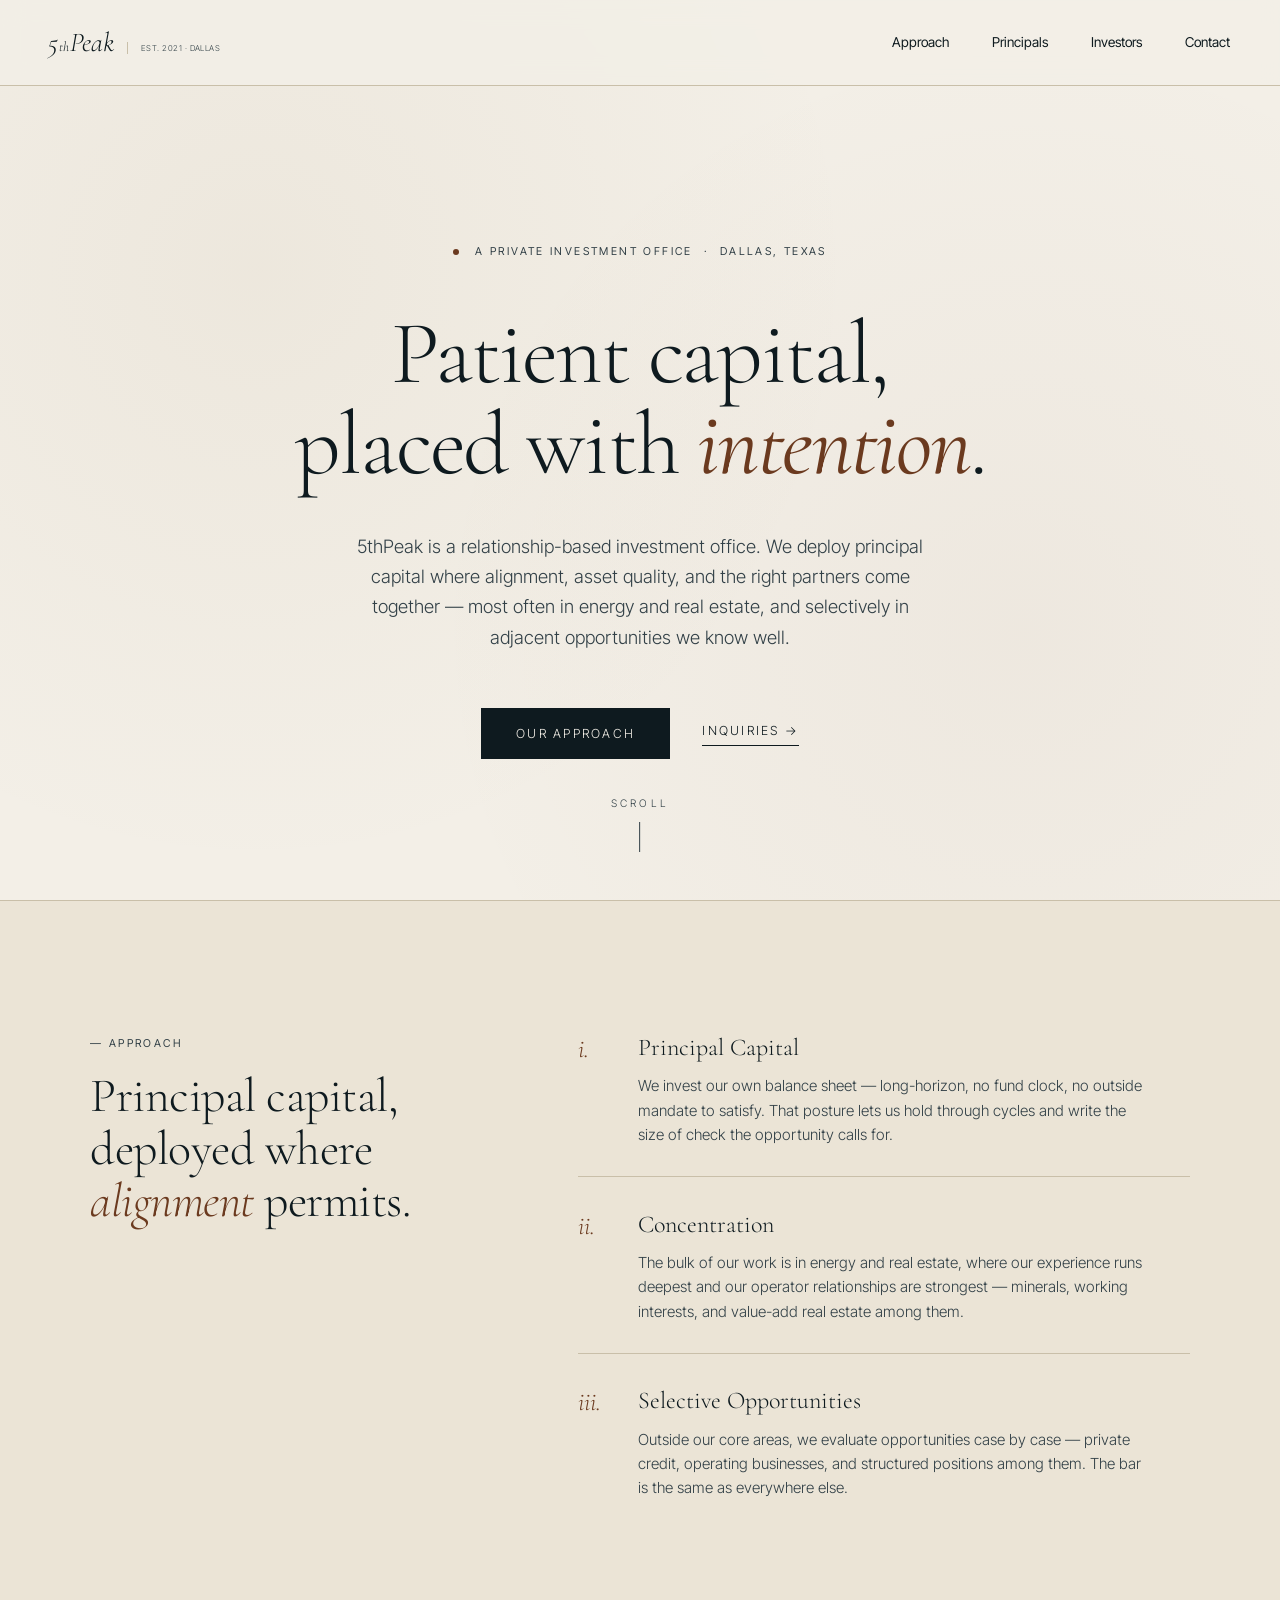
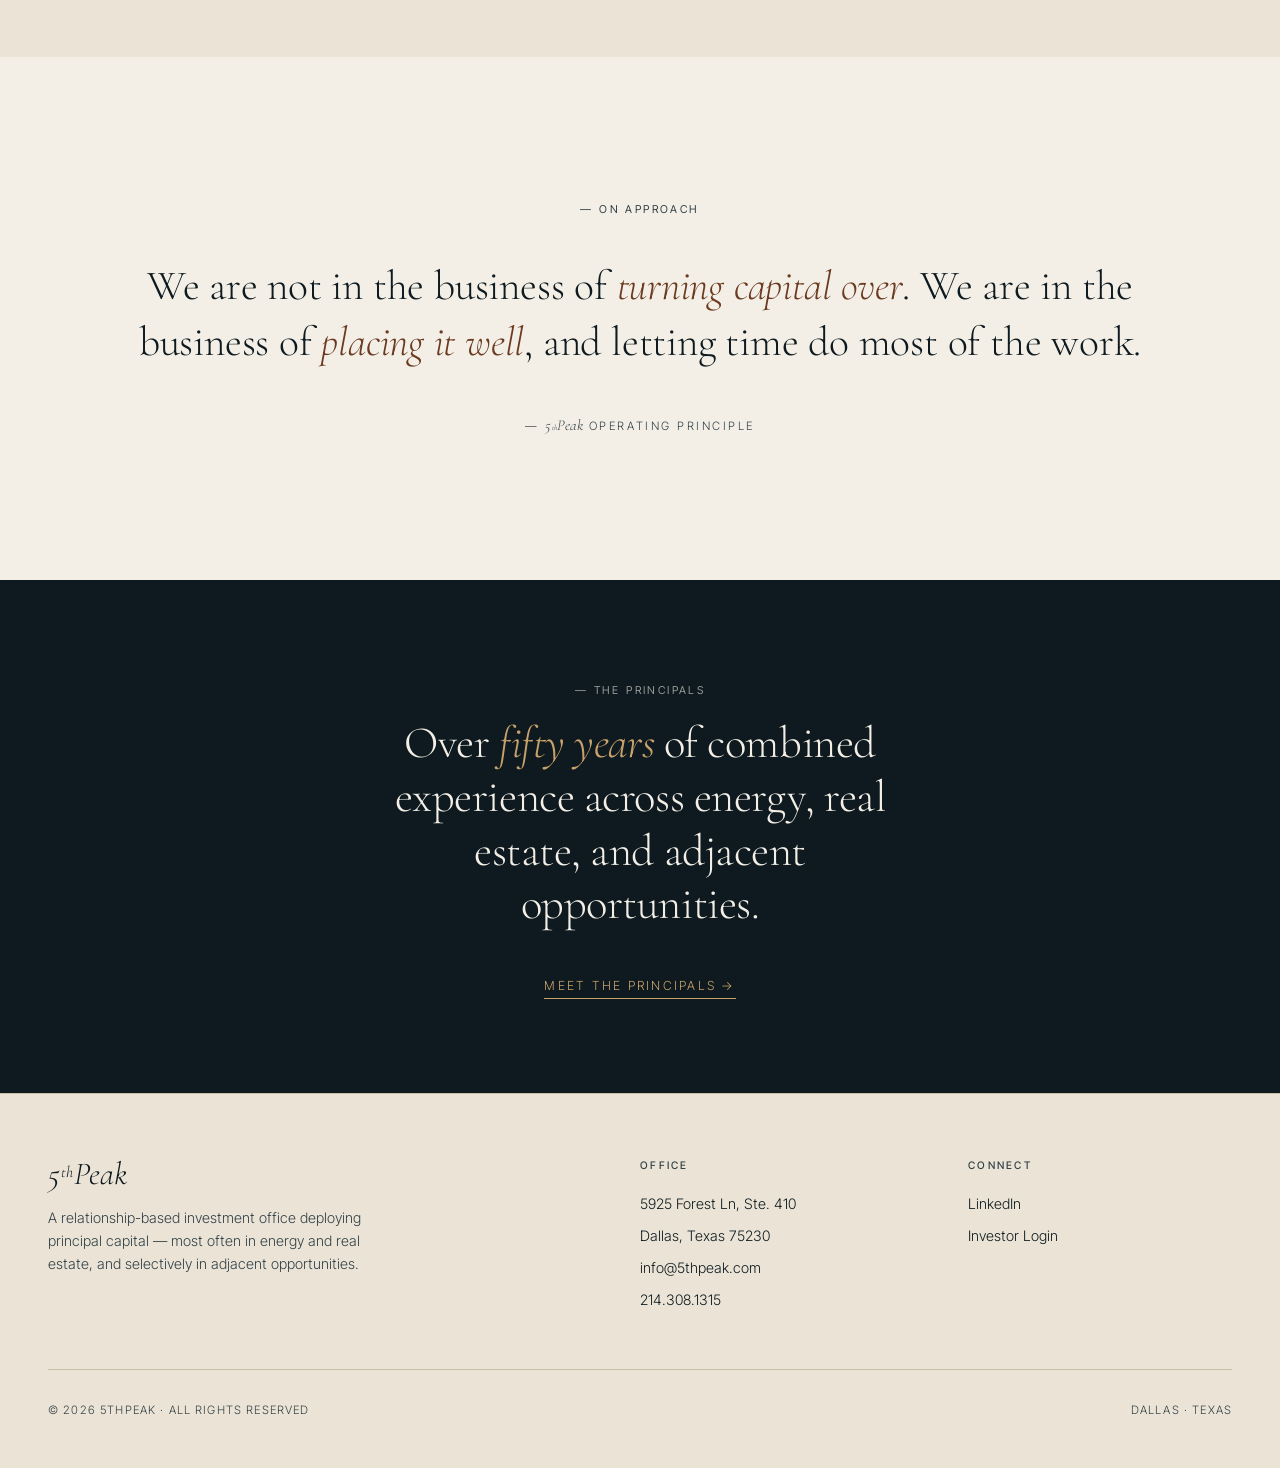
<file: index.html>
<!DOCTYPE html>
<html lang="en">
<head>
<meta charset="UTF-8">
<meta name="viewport" content="width=device-width, initial-scale=1.0">
<title>5thPeak — A Private Investment Office in Dallas</title>
<meta name="description" content="5thPeak is a relationship-based private investment office in Dallas, Texas. We deploy principal capital where alignment, asset quality, and the right partners come together — most often in energy and real estate.">
<meta name="theme-color" content="#f3efe7">
<link rel="canonical" href="https://www.5thpeak.com/">

<!-- Favicons -->
<link rel="icon" type="image/svg+xml" href="/favicon.svg">
<link rel="icon" type="image/png" sizes="32x32" href="/favicon-32.png">
<link rel="apple-touch-icon" sizes="180x180" href="/apple-touch-icon.png">

<!-- Open Graph -->
<meta property="og:type" content="website">
<meta property="og:site_name" content="5thPeak">
<meta property="og:title" content="5thPeak — A Private Investment Office in Dallas">
<meta property="og:description" content="A relationship-based investment office deploying principal capital in energy, real estate, and selectively in adjacent opportunities.">
<meta property="og:url" content="https://www.5thpeak.com/">
<meta property="og:image" content="https://www.5thpeak.com/og-image.png">
<meta property="og:image:width" content="1200">
<meta property="og:image:height" content="630">

<!-- Twitter -->
<meta name="twitter:card" content="summary_large_image">
<meta name="twitter:title" content="5thPeak — A Private Investment Office in Dallas">
<meta name="twitter:description" content="A relationship-based investment office deploying principal capital in energy, real estate, and selectively in adjacent opportunities.">
<meta name="twitter:image" content="https://www.5thpeak.com/og-image.png">

<!-- Fonts -->
<link rel="preconnect" href="https://fonts.googleapis.com">
<link rel="preconnect" href="https://fonts.gstatic.com" crossorigin>
<link href="https://fonts.googleapis.com/css2?family=Cormorant+Garamond:ital,wght@0,300;0,400;0,500;1,300;1,400&family=Inter+Tight:wght@300;400;500&display=swap" rel="stylesheet">

<link rel="stylesheet" href="/assets/css/site.css">

<!-- JSON-LD: Organization (NAP for Knowledge Panel / local search) -->
<script type="application/ld+json">
{
  "@context": "https://schema.org",
  "@type": "Organization",
  "name": "5thPeak",
  "url": "https://www.5thpeak.com",
  "logo": "https://www.5thpeak.com/icon-512.png",
  "image": "https://www.5thpeak.com/og-image.png",
  "description": "A relationship-based private investment office deploying principal capital in energy, real estate, and selectively in adjacent opportunities.",
  "address": {
    "@type": "PostalAddress",
    "streetAddress": "5925 Forest Ln, Ste. 410",
    "addressLocality": "Dallas",
    "addressRegion": "TX",
    "postalCode": "75230",
    "addressCountry": "US"
  },
  "telephone": "+1-214-308-1315",
  "email": "info@5thpeak.com",
  "sameAs": [
    "https://www.linkedin.com/company/5thpeak/"
  ]
}
</script>
</head>
<body>

<a class="skip-link" href="#main">Skip to content</a>

<nav aria-label="Primary">
  <div class="brand">
    <a href="/" class="wordmark" aria-label="5thPeak — Home">5<span class="th">th</span>Peak</a>
    <span class="brand-sub">Est. 2021 &middot; Dallas</span>
  </div>
  <div class="nav-links">
    <a href="/approach.html">Approach</a>
    <a href="/principals.html">Principals</a>
    <a href="/investors.html">Investors</a>
    <a href="/contact.html">Contact</a>
  </div>
</nav>

<main id="main">

  <section class="hero">
    <div class="hero-inner">
      <div class="hero-meta">
        <span class="dot" aria-hidden="true"></span>
        <span class="mono-label">A private investment office &nbsp;·&nbsp; Dallas, Texas</span>
      </div>
      <h1>Patient capital,<br>placed with <em>intention</em>.</h1>
      <p class="hero-lede">
        5thPeak is a relationship-based investment office. We deploy principal capital
        where alignment, asset quality, and the right partners come together — most
        often in energy and real estate, and selectively in adjacent opportunities we
        know well.
      </p>
      <div class="hero-cta">
        <a href="/approach.html" class="btn-primary">Our Approach</a>
        <a href="/contact.html" class="btn-link">Inquiries <span aria-hidden="true">→</span></a>
      </div>
    </div>
    <a href="#approach" class="scroll-cue" aria-label="Scroll to approach">Scroll</a>
  </section>

  <section class="approach" id="approach">
    <div class="approach-inner">
      <div class="approach-head">
        <span class="mono-label">— Approach</span>
        <h2>Principal capital, deployed where <em>alignment</em> permits.</h2>
      </div>
      <div>
        <div class="pillar">
          <span class="pillar-num" aria-hidden="true">i.</span>
          <div>
            <div class="pillar-name">Principal Capital</div>
            <p class="pillar-desc">
              We invest our own balance sheet — long-horizon, no fund clock, no outside
              mandate to satisfy. That posture lets us hold through cycles and write the
              size of check the opportunity calls for.
            </p>
          </div>
        </div>
        <div class="pillar">
          <span class="pillar-num" aria-hidden="true">ii.</span>
          <div>
            <div class="pillar-name">Concentration</div>
            <p class="pillar-desc">
              The bulk of our work is in energy and real estate, where our experience runs
              deepest and our operator relationships are strongest — minerals, working
              interests, and value-add real estate among them.
            </p>
          </div>
        </div>
        <div class="pillar">
          <span class="pillar-num" aria-hidden="true">iii.</span>
          <div>
            <div class="pillar-name">Selective Opportunities</div>
            <p class="pillar-desc">
              Outside our core areas, we evaluate opportunities case by case — private
              credit, operating businesses, and structured positions among them. The bar
              is the same as everywhere else.
            </p>
          </div>
        </div>
      </div>
    </div>
  </section>

  <section class="philosophy">
    <span class="mono-label">— On Approach</span>
    <blockquote>
      We are not in the business of <em>turning capital over</em>.
      We are in the business of <em>placing it well</em>, and
      letting time do most of the work.
    </blockquote>
    <cite>— <span class="wordmark">5<span class="th">th</span>Peak</span> Operating Principle</cite>
  </section>

  <section class="team-sliver">
    <span class="mono-label">— The Principals</span>
    <h3>Over <em>fifty years</em> of combined experience across energy, real estate, and adjacent opportunities.</h3>
    <a href="/principals.html" class="team-link">Meet the Principals <span aria-hidden="true">→</span></a>
  </section>

</main>

<footer>
  <div class="footer-grid">
    <div class="footer-brand">
      <a href="/" class="wordmark">5<span class="th">th</span>Peak</a>
      <p class="footer-tagline">
        A relationship-based investment office deploying principal capital — most often
        in energy and real estate, and selectively in adjacent opportunities.
      </p>
    </div>
    <div class="footer-col">
      <h4>Office</h4>
      <p>5925 Forest Ln, Ste. 410</p>
      <p>Dallas, Texas 75230</p>
      <a href="mailto:info@5thpeak.com">info@5thpeak.com</a>
      <a href="tel:+12143081315">214.308.1315</a>
    </div>
    <div class="footer-col">
      <h4>Connect</h4>
      <a href="https://www.linkedin.com/company/5thpeak/" target="_blank" rel="noopener">LinkedIn</a>
      <a href="/investors.html">Investor Login</a>
    </div>
  </div>
  <div class="footer-bottom">
    <span>© 2026 5THPEAK · ALL RIGHTS RESERVED</span>
    <span>DALLAS · TEXAS</span>
  </div>
</footer>

</body>
</html>
</file>
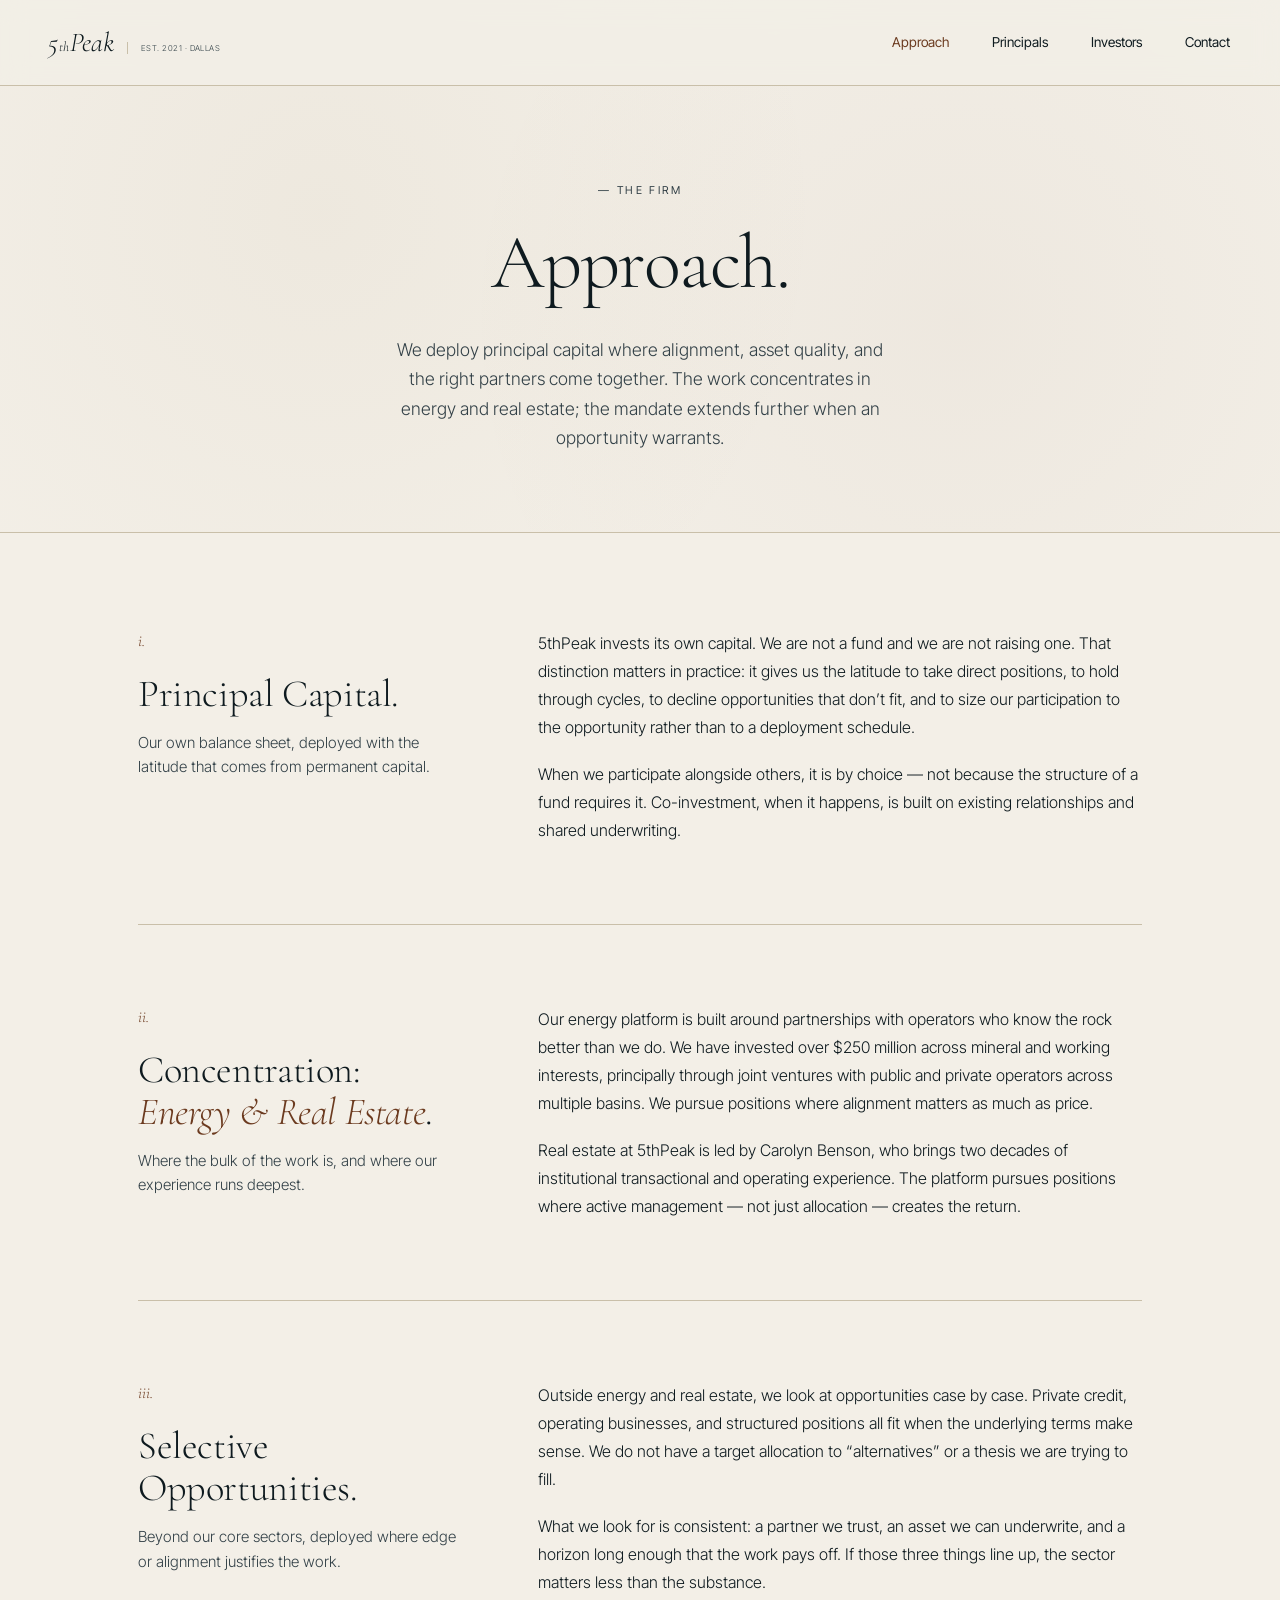
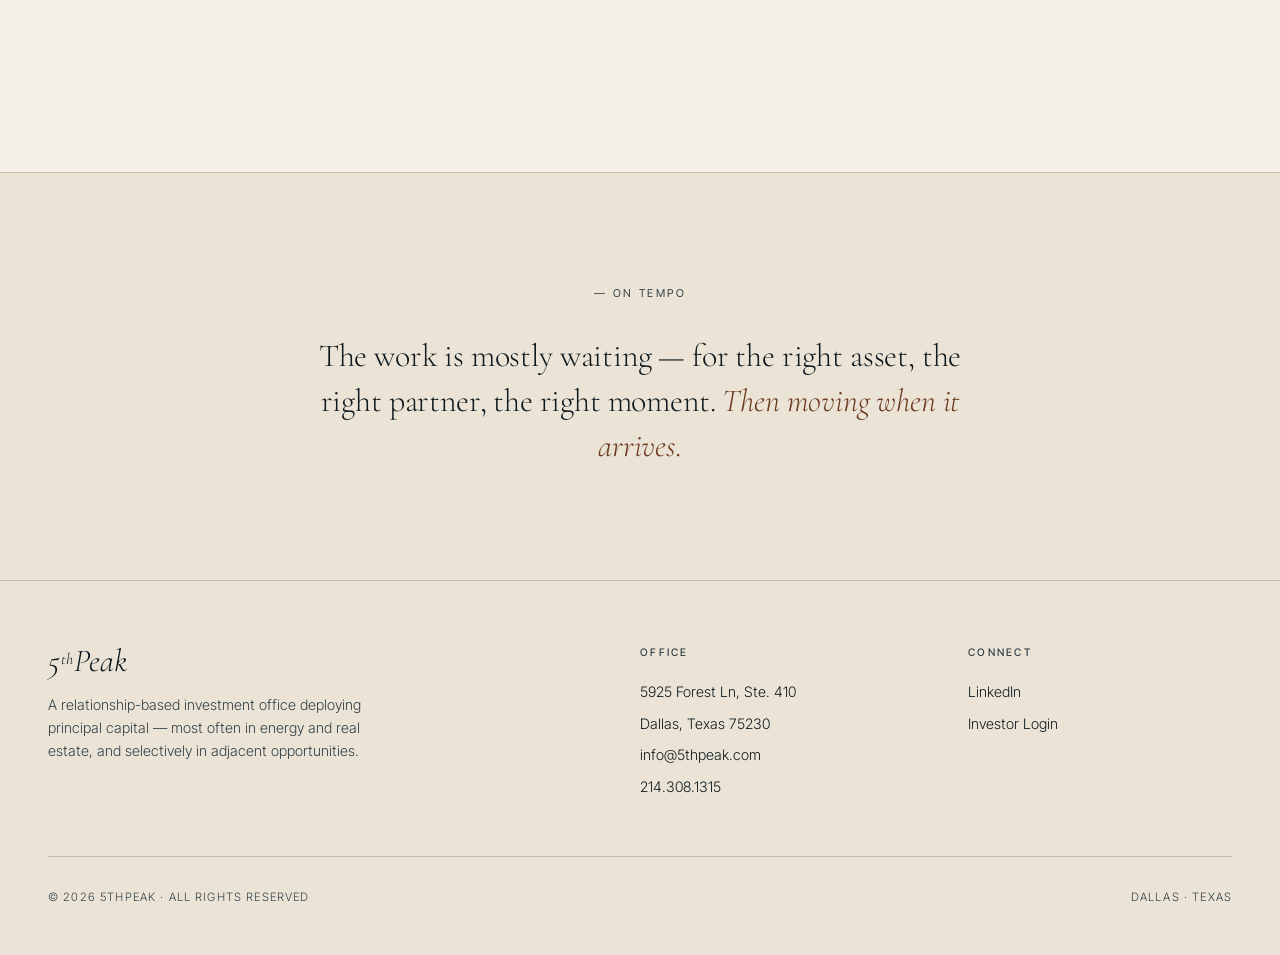
<file: approach.html>
<!DOCTYPE html>
<html lang="en">
<head>
<meta charset="UTF-8">
<meta name="viewport" content="width=device-width, initial-scale=1.0">
<title>Approach — 5thPeak</title>
<meta name="description" content="How 5thPeak invests: principal capital, concentration in energy and real estate, and selective opportunities where alignment and substance line up.">
<meta name="theme-color" content="#f3efe7">
<link rel="canonical" href="https://www.5thpeak.com/approach.html">

<link rel="icon" type="image/svg+xml" href="/favicon.svg">
<link rel="icon" type="image/png" sizes="32x32" href="/favicon-32.png">
<link rel="apple-touch-icon" sizes="180x180" href="/apple-touch-icon.png">

<meta property="og:type" content="website">
<meta property="og:site_name" content="5thPeak">
<meta property="og:title" content="Approach — 5thPeak">
<meta property="og:description" content="Principal capital, deployed where alignment permits. Concentration in energy and real estate, selective opportunities elsewhere.">
<meta property="og:url" content="https://www.5thpeak.com/approach.html">
<meta property="og:image" content="https://www.5thpeak.com/og-image.png">
<meta property="og:image:width" content="1200">
<meta property="og:image:height" content="630">

<meta name="twitter:card" content="summary_large_image">
<meta name="twitter:title" content="Approach — 5thPeak">
<meta name="twitter:description" content="Principal capital, deployed where alignment permits.">
<meta name="twitter:image" content="https://www.5thpeak.com/og-image.png">

<link rel="preconnect" href="https://fonts.googleapis.com">
<link rel="preconnect" href="https://fonts.gstatic.com" crossorigin>
<link href="https://fonts.googleapis.com/css2?family=Cormorant+Garamond:ital,wght@0,300;0,400;0,500;1,300;1,400&family=Inter+Tight:wght@300;400;500&display=swap" rel="stylesheet">

<link rel="stylesheet" href="/assets/css/site.css">
</head>
<body>

<a class="skip-link" href="#main">Skip to content</a>

<nav aria-label="Primary">
  <div class="brand">
    <a href="/" class="wordmark" aria-label="5thPeak — Home">5<span class="th">th</span>Peak</a>
    <span class="brand-sub">Est. 2021 &middot; Dallas</span>
  </div>
  <div class="nav-links">
    <a href="/approach.html" aria-current="page" class="current">Approach</a>
    <a href="/principals.html">Principals</a>
    <a href="/investors.html">Investors</a>
    <a href="/contact.html">Contact</a>
  </div>
</nav>

<main id="main">

  <section class="page-header">
    <div class="page-header-inner">
      <span class="mono-label">— The Firm</span>
      <h1>Approach.</h1>
      <p class="page-lede">
        We deploy principal capital where alignment, asset quality, and the right
        partners come together. The work concentrates in energy and real estate; the
        mandate extends further when an opportunity warrants.
      </p>
    </div>
  </section>

  <section class="approach-detail">

    <div class="approach-section">
      <div class="approach-id">
        <span class="num" aria-hidden="true">i.</span>
        <h2>Principal Capital.</h2>
        <p class="summary">
          Our own balance sheet, deployed with the latitude that comes from permanent
          capital.
        </p>
      </div>
      <div class="approach-body">
        <p>
          5thPeak invests its own capital. We are not a fund and we are not raising one.
          That distinction matters in practice: it gives us the latitude to take direct
          positions, to hold through cycles, to decline opportunities that don&rsquo;t fit, and
          to size our participation to the opportunity rather than to a deployment schedule.
        </p>
        <p>
          When we participate alongside others, it is by choice — not because the structure
          of a fund requires it. Co-investment, when it happens, is built on existing
          relationships and shared underwriting.
        </p>
      </div>
    </div>

    <div class="approach-section">
      <div class="approach-id">
        <span class="num" aria-hidden="true">ii.</span>
        <h2>Concentration: <em>Energy &amp; Real Estate</em>.</h2>
        <p class="summary">
          Where the bulk of the work is, and where our experience runs deepest.
        </p>
      </div>
      <div class="approach-body">
        <p>
          Our energy platform is built around partnerships with operators who know the rock
          better than we do. We have invested over $250 million across mineral and working
          interests, principally through joint ventures with public and private operators
          across multiple basins. We pursue positions where alignment matters as much as
          price.
        </p>
        <p>
          Real estate at 5thPeak is led by Carolyn Benson, who brings two decades of
          institutional transactional and operating experience. The platform pursues
          positions where active management — not just allocation — creates the return.
        </p>
      </div>
    </div>

    <div class="approach-section">
      <div class="approach-id">
        <span class="num" aria-hidden="true">iii.</span>
        <h2>Selective Opportunities.</h2>
        <p class="summary">
          Beyond our core sectors, deployed where edge or alignment justifies the work.
        </p>
      </div>
      <div class="approach-body">
        <p>
          Outside energy and real estate, we look at opportunities case by case. Private
          credit, operating businesses, and structured positions all fit when the
          underlying terms make sense. We do not have a target allocation to &ldquo;alternatives&rdquo;
          or a thesis we are trying to fill.
        </p>
        <p>
          What we look for is consistent: a partner we trust, an asset we can underwrite,
          and a horizon long enough that the work pays off. If those three things line up,
          the sector matters less than the substance.
        </p>
      </div>
    </div>

  </section>

  <section class="coda">
    <div class="coda-inner">
      <span class="mono-label">— On Tempo</span>
      <blockquote>
        The work is mostly waiting — for the right asset, the right partner,
        the right moment. <em>Then moving when it arrives.</em>
      </blockquote>
    </div>
  </section>

</main>

<footer>
  <div class="footer-grid">
    <div class="footer-brand">
      <a href="/" class="wordmark">5<span class="th">th</span>Peak</a>
      <p class="footer-tagline">
        A relationship-based investment office deploying principal capital — most often
        in energy and real estate, and selectively in adjacent opportunities.
      </p>
    </div>
    <div class="footer-col">
      <h4>Office</h4>
      <p>5925 Forest Ln, Ste. 410</p>
      <p>Dallas, Texas 75230</p>
      <a href="mailto:info@5thpeak.com">info@5thpeak.com</a>
      <a href="tel:+12143081315">214.308.1315</a>
    </div>
    <div class="footer-col">
      <h4>Connect</h4>
      <a href="https://www.linkedin.com/company/5thpeak/" target="_blank" rel="noopener">LinkedIn</a>
      <a href="/investors.html">Investor Login</a>
    </div>
  </div>
  <div class="footer-bottom">
    <span>© 2026 5THPEAK · ALL RIGHTS RESERVED</span>
    <span>DALLAS · TEXAS</span>
  </div>
</footer>

</body>
</html>
</file>
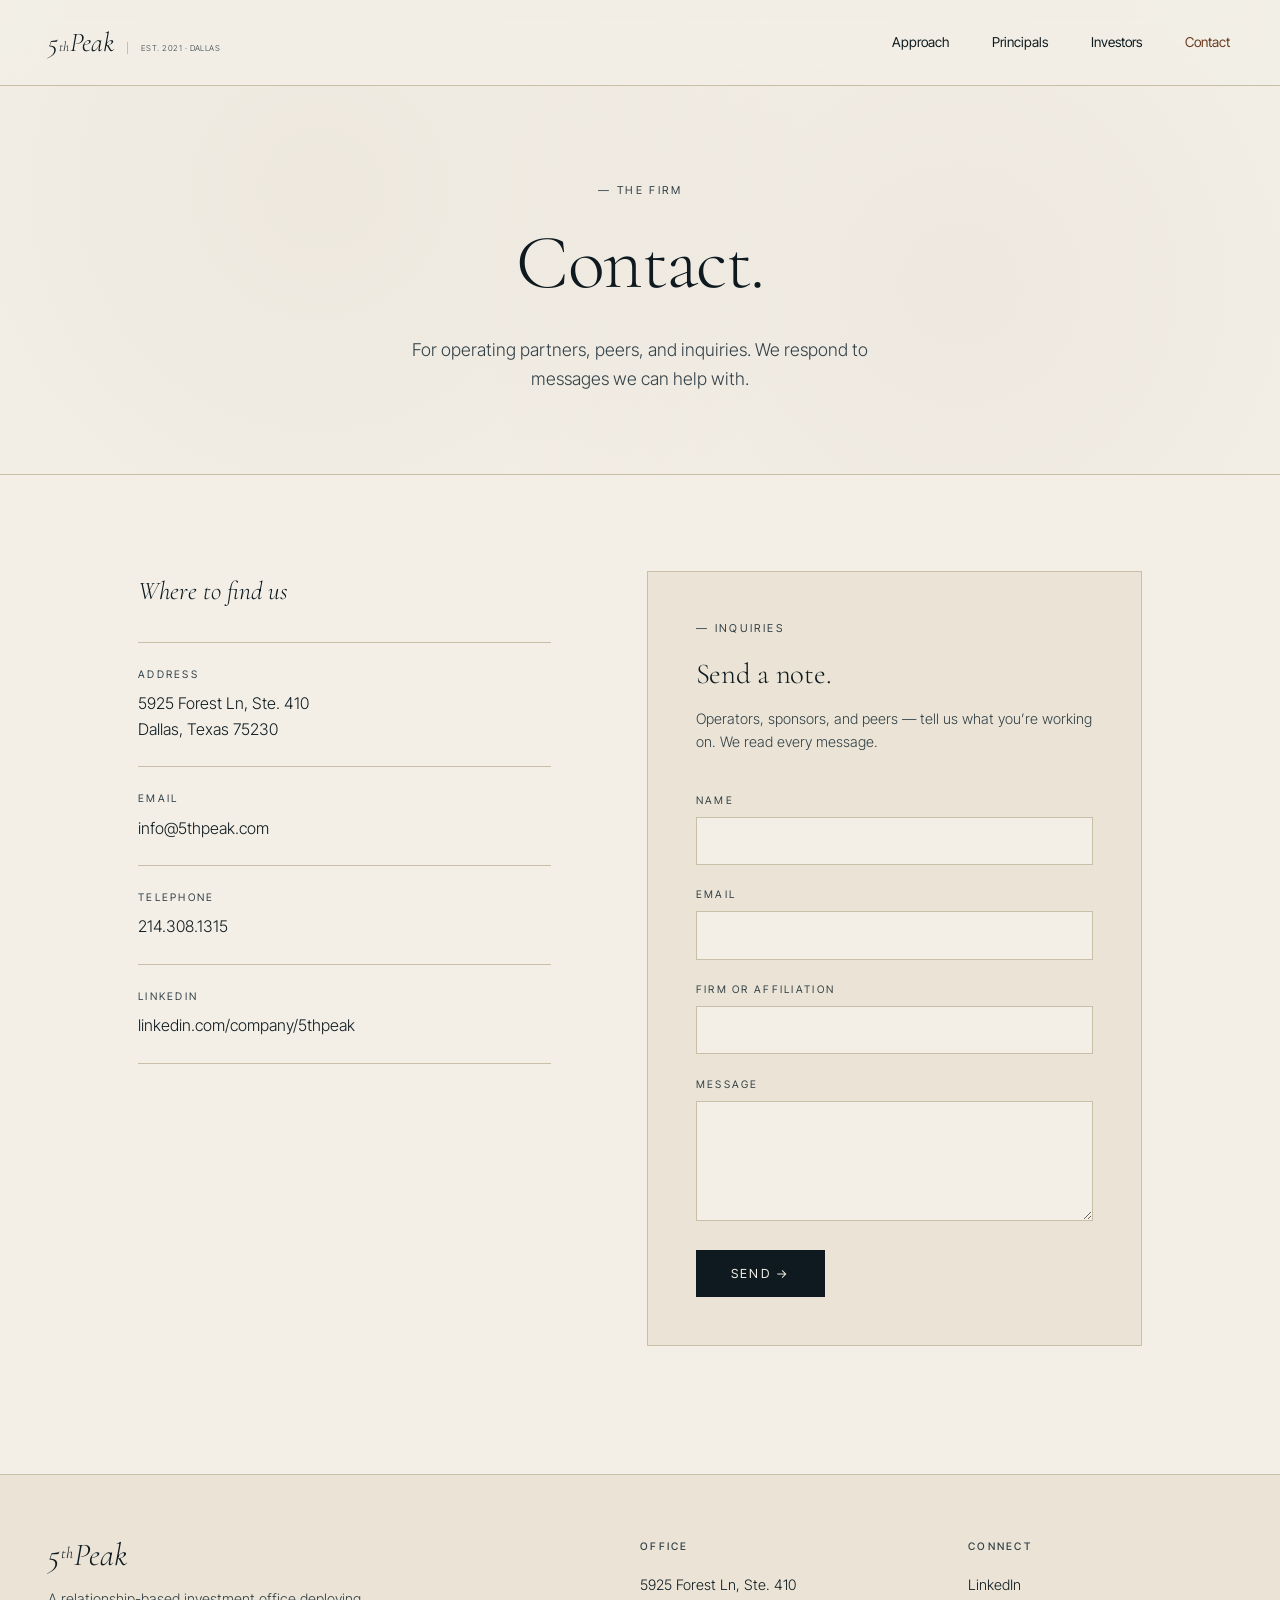
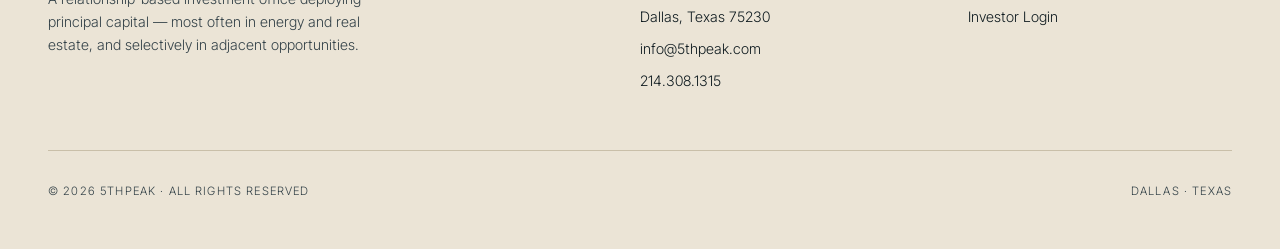
<file: contact.html>
<!DOCTYPE html>
<html lang="en">
<head>
<meta charset="UTF-8">
<meta name="viewport" content="width=device-width, initial-scale=1.0">
<title>Contact — 5thPeak</title>
<meta name="description" content="Reach 5thPeak in Dallas. For operating partners, peers, and inquiries.">
<meta name="theme-color" content="#f3efe7">
<link rel="canonical" href="https://www.5thpeak.com/contact.html">

<link rel="icon" type="image/svg+xml" href="/favicon.svg">
<link rel="icon" type="image/png" sizes="32x32" href="/favicon-32.png">
<link rel="apple-touch-icon" sizes="180x180" href="/apple-touch-icon.png">

<meta property="og:type" content="website">
<meta property="og:site_name" content="5thPeak">
<meta property="og:title" content="Contact — 5thPeak">
<meta property="og:description" content="For operating partners, peers, and inquiries.">
<meta property="og:url" content="https://www.5thpeak.com/contact.html">
<meta property="og:image" content="https://www.5thpeak.com/og-image.png">
<meta property="og:image:width" content="1200">
<meta property="og:image:height" content="630">

<meta name="twitter:card" content="summary_large_image">
<meta name="twitter:title" content="Contact — 5thPeak">
<meta name="twitter:description" content="For operating partners, peers, and inquiries.">
<meta name="twitter:image" content="https://www.5thpeak.com/og-image.png">

<link rel="preconnect" href="https://fonts.googleapis.com">
<link rel="preconnect" href="https://fonts.gstatic.com" crossorigin>
<link href="https://fonts.googleapis.com/css2?family=Cormorant+Garamond:ital,wght@0,300;0,400;0,500;1,300;1,400&family=Inter+Tight:wght@300;400;500&display=swap" rel="stylesheet">

<link rel="stylesheet" href="/assets/css/site.css">
</head>
<body>

<a class="skip-link" href="#main">Skip to content</a>

<nav aria-label="Primary">
  <div class="brand">
    <a href="/" class="wordmark" aria-label="5thPeak — Home">5<span class="th">th</span>Peak</a>
    <span class="brand-sub">Est. 2021 &middot; Dallas</span>
  </div>
  <div class="nav-links">
    <a href="/approach.html">Approach</a>
    <a href="/principals.html">Principals</a>
    <a href="/investors.html">Investors</a>
    <a href="/contact.html" aria-current="page" class="current">Contact</a>
  </div>
</nav>

<main id="main">

  <section class="page-header">
    <div class="page-header-inner">
      <span class="mono-label">— The Firm</span>
      <h1>Contact.</h1>
      <p class="page-lede">
        For operating partners, peers, and inquiries. We respond to messages we can
        help with.
      </p>
    </div>
  </section>

  <section class="contact-grid">

    <div class="contact-info">
      <h2>Where to find us</h2>

      <div class="contact-info-block">
        <div class="label">Address</div>
        <p>5925 Forest Ln, Ste. 410</p>
        <p>Dallas, Texas 75230</p>
      </div>

      <div class="contact-info-block">
        <div class="label">Email</div>
        <a href="mailto:info@5thpeak.com">info@5thpeak.com</a>
      </div>

      <div class="contact-info-block">
        <div class="label">Telephone</div>
        <a href="tel:+12143081315">214.308.1315</a>
      </div>

      <div class="contact-info-block">
        <div class="label">LinkedIn</div>
        <a href="https://www.linkedin.com/company/5thpeak/" target="_blank" rel="noopener">linkedin.com/company/5thpeak</a>
      </div>
    </div>

    <div class="contact-form-wrap">
      <span class="mono-label">— Inquiries</span>
      <h3>Send a note.</h3>
      <p class="helper">
        Operators, sponsors, and peers — tell us what you&rsquo;re working on. We read
        every message.
      </p>

      <!--
        Netlify Forms wiring:
          - name="contact" registers the form in the Netlify dashboard
          - data-netlify="true" enables the built-in form handler
          - netlify-honeypot adds a hidden bot-trap field
          - hidden input "form-name" is required for AJAX/SPA cases (harmless otherwise)
        After deploy, submissions appear at app.netlify.com → Forms.
        Set up an email notification at: Site settings → Forms → Form notifications.
      -->
      <form name="contact"
            method="POST"
            data-netlify="true"
            netlify-honeypot="bot-field"
            action="/?submitted=true">
        <input type="hidden" name="form-name" value="contact">
        <p hidden>
          <label>Don&rsquo;t fill this out if you&rsquo;re human: <input name="bot-field"></label>
        </p>

        <div class="field">
          <label for="name">Name</label>
          <input type="text" id="name" name="name" required autocomplete="name">
        </div>
        <div class="field">
          <label for="email">Email</label>
          <input type="email" id="email" name="email" required autocomplete="email">
        </div>
        <div class="field">
          <label for="firm">Firm or Affiliation</label>
          <input type="text" id="firm" name="firm" autocomplete="organization">
        </div>
        <div class="field">
          <label for="message">Message</label>
          <textarea id="message" name="message" required></textarea>
        </div>
        <button type="submit" class="btn-primary">Send <span aria-hidden="true">→</span></button>
      </form>
    </div>

  </section>

</main>

<footer>
  <div class="footer-grid">
    <div class="footer-brand">
      <a href="/" class="wordmark">5<span class="th">th</span>Peak</a>
      <p class="footer-tagline">
        A relationship-based investment office deploying principal capital — most often
        in energy and real estate, and selectively in adjacent opportunities.
      </p>
    </div>
    <div class="footer-col">
      <h4>Office</h4>
      <p>5925 Forest Ln, Ste. 410</p>
      <p>Dallas, Texas 75230</p>
      <a href="mailto:info@5thpeak.com">info@5thpeak.com</a>
      <a href="tel:+12143081315">214.308.1315</a>
    </div>
    <div class="footer-col">
      <h4>Connect</h4>
      <a href="https://www.linkedin.com/company/5thpeak/" target="_blank" rel="noopener">LinkedIn</a>
      <a href="/investors.html">Investor Login</a>
    </div>
  </div>
  <div class="footer-bottom">
    <span>© 2026 5THPEAK · ALL RIGHTS RESERVED</span>
    <span>DALLAS · TEXAS</span>
  </div>
</footer>

</body>
</html>
</file>
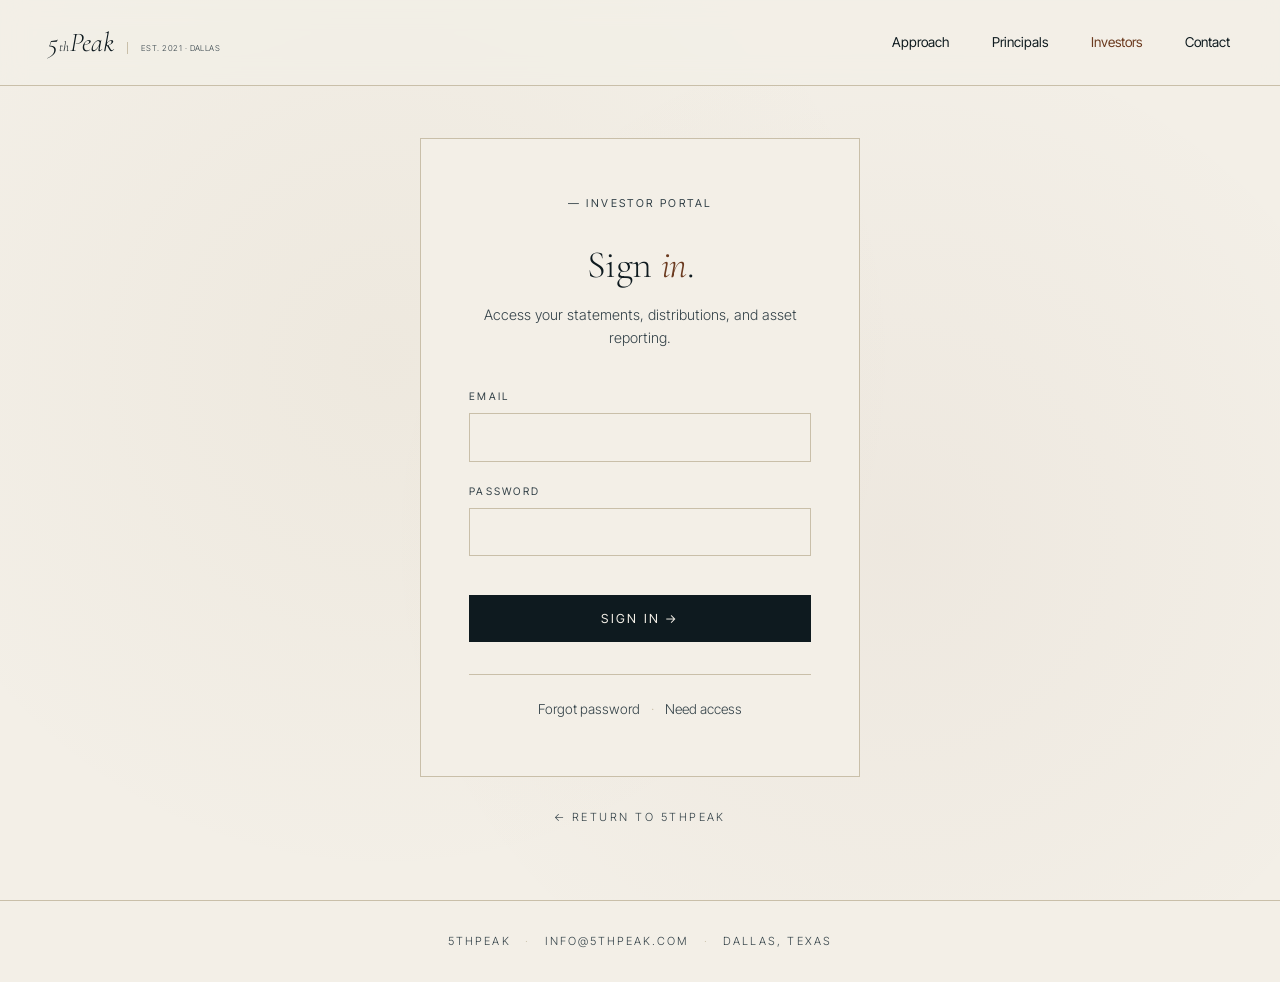
<file: investors.html>
<!DOCTYPE html>
<html lang="en">
<head>
<meta charset="UTF-8">
<meta name="viewport" content="width=device-width, initial-scale=1.0">
<title>Investor Login — 5thPeak</title>
<meta name="description" content="5thPeak investor portal sign-in.">
<meta name="theme-color" content="#f3efe7">
<meta name="robots" content="noindex,nofollow">
<link rel="canonical" href="https://www.5thpeak.com/investors.html">

<link rel="icon" type="image/svg+xml" href="/favicon.svg">
<link rel="icon" type="image/png" sizes="32x32" href="/favicon-32.png">
<link rel="apple-touch-icon" sizes="180x180" href="/apple-touch-icon.png">

<link rel="preconnect" href="https://fonts.googleapis.com">
<link rel="preconnect" href="https://fonts.gstatic.com" crossorigin>
<link href="https://fonts.googleapis.com/css2?family=Cormorant+Garamond:ital,wght@0,300;0,400;0,500;1,300;1,400&family=Inter+Tight:wght@300;400;500&display=swap" rel="stylesheet">

<link rel="stylesheet" href="/assets/css/site.css">
</head>
<body>

<a class="skip-link" href="#main">Skip to content</a>

<nav aria-label="Primary">
  <div class="brand">
    <a href="/" class="wordmark" aria-label="5thPeak — Home">5<span class="th">th</span>Peak</a>
    <span class="brand-sub">Est. 2021 &middot; Dallas</span>
  </div>
  <div class="nav-links">
    <a href="/approach.html">Approach</a>
    <a href="/principals.html">Principals</a>
    <a href="/investors.html" aria-current="page" class="current">Investors</a>
    <a href="/contact.html">Contact</a>
  </div>
</nav>

<main id="main">

  <section class="login-wrap">
    <div class="login-card">
      <span class="mono-label">— Investor Portal</span>
      <h1>Sign <em>in</em>.</h1>
      <p class="helper">
        Access your statements, distributions, and asset reporting.
      </p>

      <!--
        Investor portal will eventually live at portal.5thpeak.com (separate subdomain).
        Until then this is a stub. When the portal is wired, change action to the
        portal sign-in endpoint and remove this comment.
      -->
      <form action="#" method="post" autocomplete="on">
        <div class="field">
          <label for="email">Email</label>
          <input type="email" id="email" name="email" required autocomplete="username">
        </div>
        <div class="field">
          <label for="password">Password</label>
          <input type="password" id="password" name="password" required autocomplete="current-password">
        </div>
        <button type="submit" class="btn-primary">Sign In <span aria-hidden="true">→</span></button>
      </form>

      <div class="extra">
        <a href="/contact.html?subject=password-reset">Forgot password</a>
        <span style="color: var(--rule);" aria-hidden="true">·</span>
        <a href="/contact.html?subject=portal-access">Need access</a>
      </div>
    </div>

    <a href="/" class="login-back"><span aria-hidden="true">←</span> Return to 5thPeak</a>
  </section>

</main>

<footer class="footer-slim">
  <a href="/">5thPeak</a>
  <span class="sep">·</span>
  <a href="mailto:info@5thpeak.com">info@5thpeak.com</a>
  <span class="sep">·</span>
  <span>Dallas, Texas</span>
</footer>

</body>
</html>
</file>
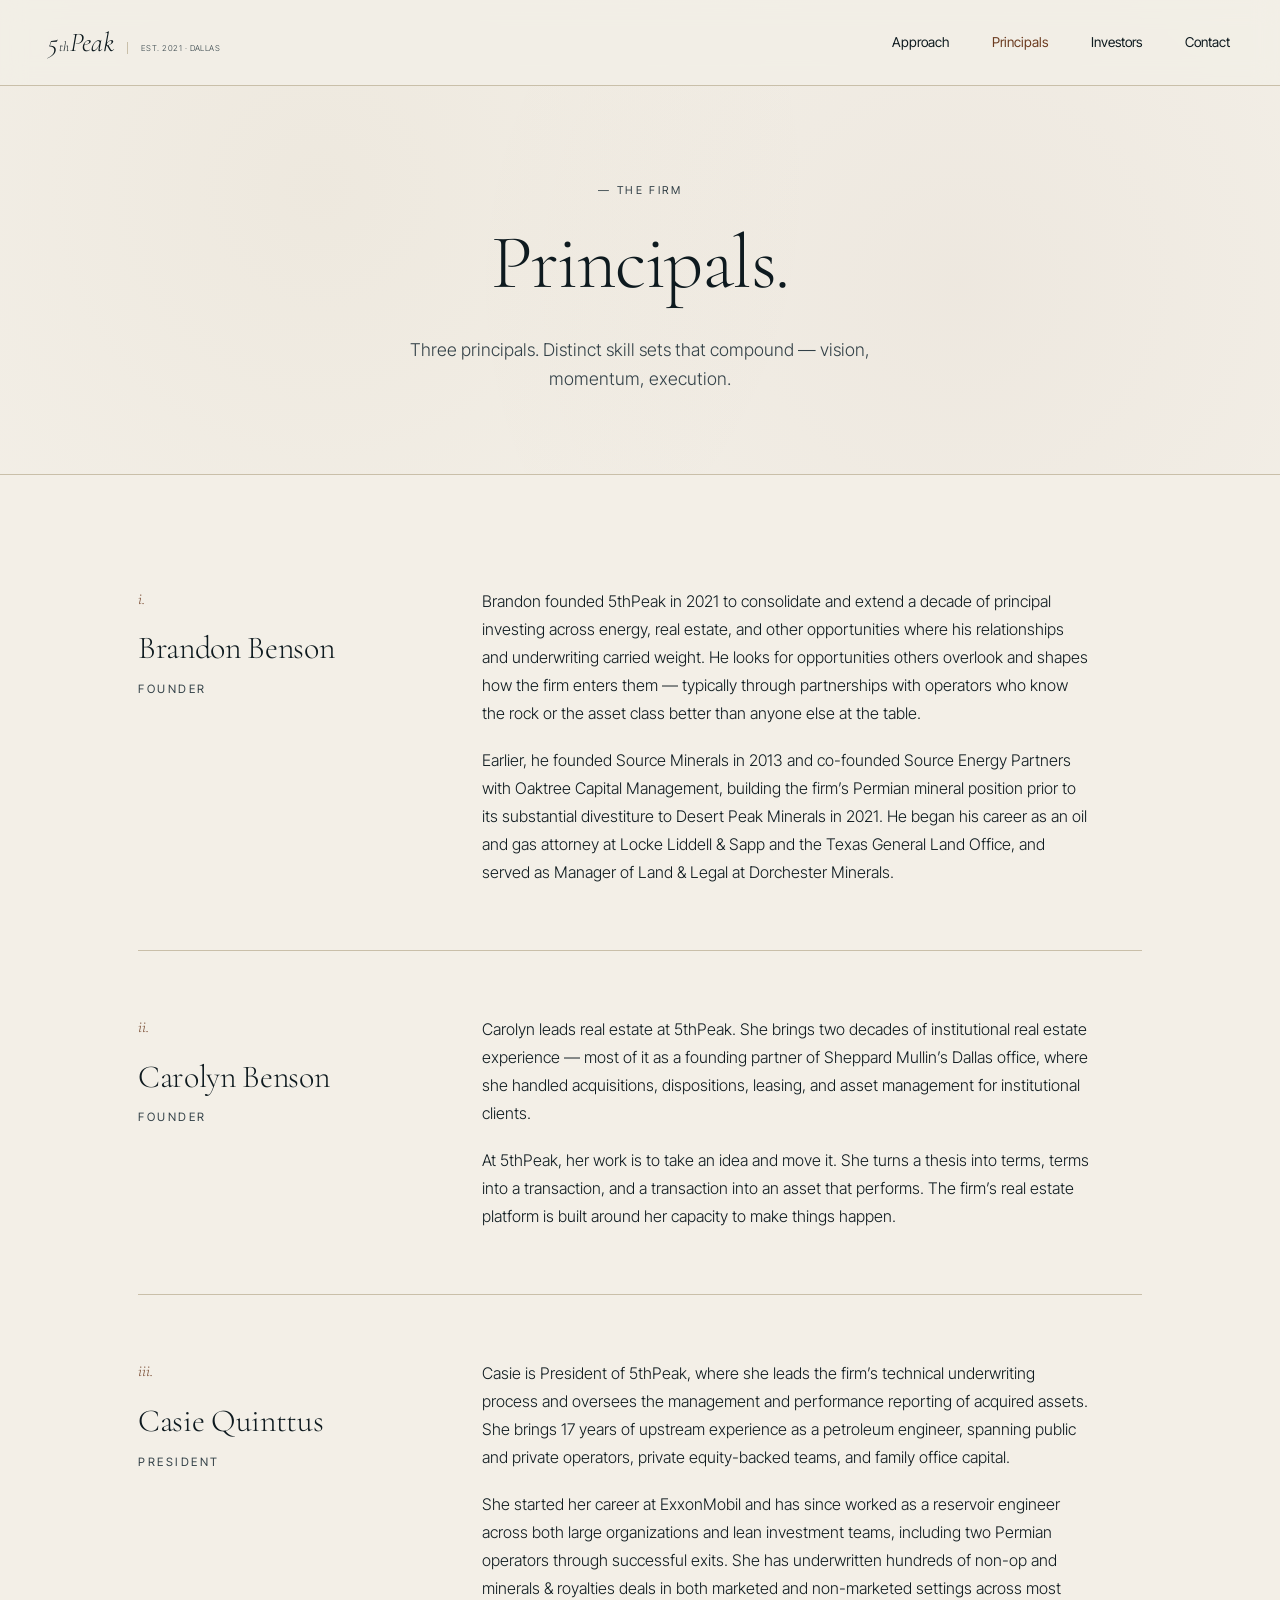
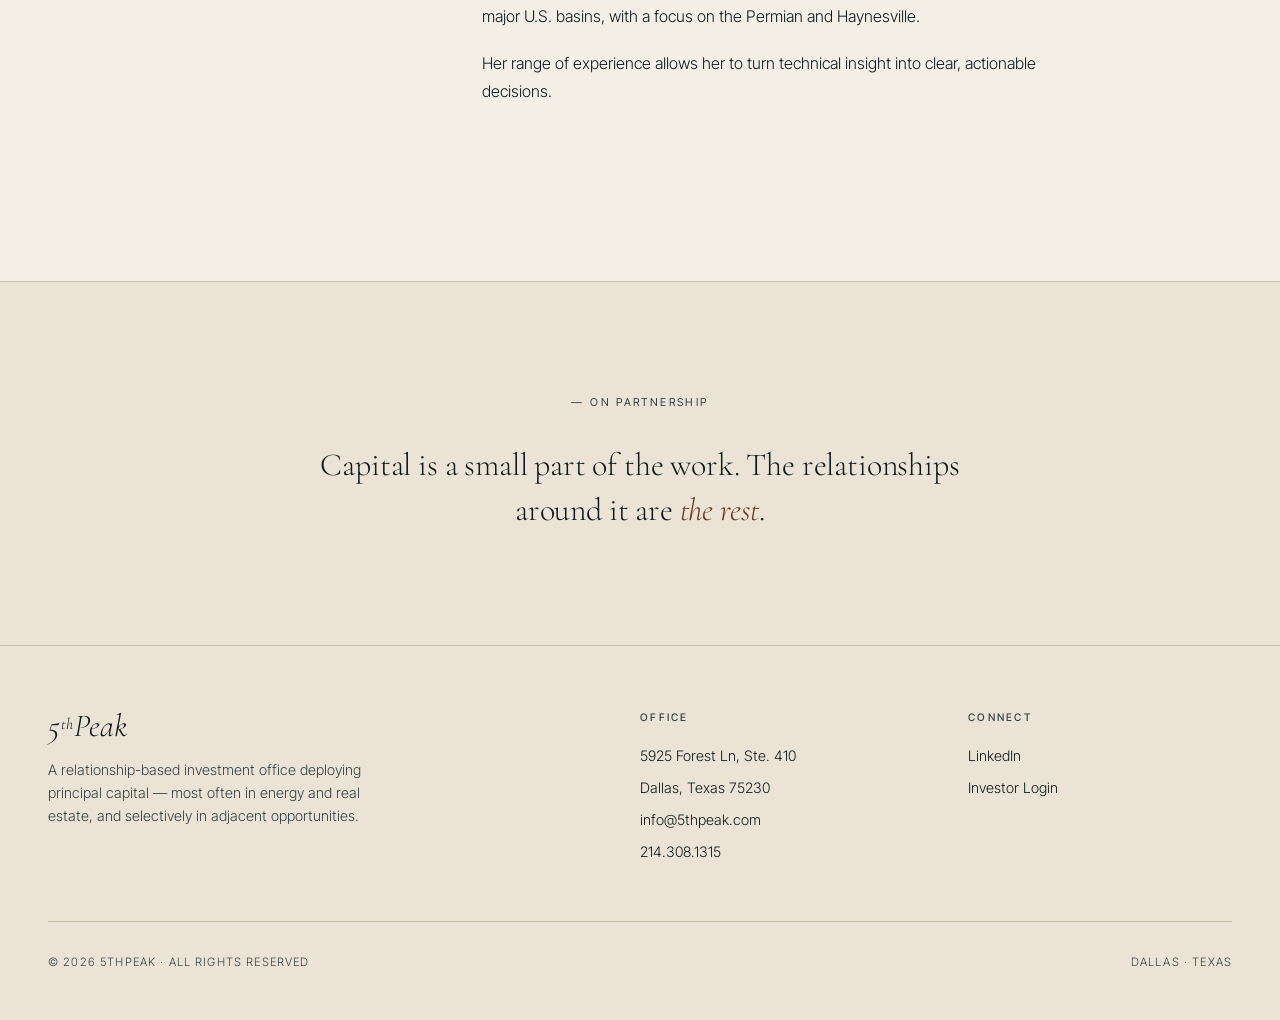
<file: principals.html>
<!DOCTYPE html>
<html lang="en">
<head>
<meta charset="UTF-8">
<meta name="viewport" content="width=device-width, initial-scale=1.0">
<title>Principals — 5thPeak</title>
<meta name="description" content="The principals of 5thPeak: Brandon Benson, Carolyn Benson, and Casie Quinttus. Distinct skill sets across energy, real estate, and operations.">
<meta name="theme-color" content="#f3efe7">
<link rel="canonical" href="https://www.5thpeak.com/principals.html">

<link rel="icon" type="image/svg+xml" href="/favicon.svg">
<link rel="icon" type="image/png" sizes="32x32" href="/favicon-32.png">
<link rel="apple-touch-icon" sizes="180x180" href="/apple-touch-icon.png">

<meta property="og:type" content="website">
<meta property="og:site_name" content="5thPeak">
<meta property="og:title" content="Principals — 5thPeak">
<meta property="og:description" content="Three principals. Distinct skill sets that compound — vision, momentum, execution.">
<meta property="og:url" content="https://www.5thpeak.com/principals.html">
<meta property="og:image" content="https://www.5thpeak.com/og-image.png">
<meta property="og:image:width" content="1200">
<meta property="og:image:height" content="630">

<meta name="twitter:card" content="summary_large_image">
<meta name="twitter:title" content="Principals — 5thPeak">
<meta name="twitter:description" content="Three principals. Distinct skill sets that compound — vision, momentum, execution.">
<meta name="twitter:image" content="https://www.5thpeak.com/og-image.png">

<link rel="preconnect" href="https://fonts.googleapis.com">
<link rel="preconnect" href="https://fonts.gstatic.com" crossorigin>
<link href="https://fonts.googleapis.com/css2?family=Cormorant+Garamond:ital,wght@0,300;0,400;0,500;1,300;1,400&family=Inter+Tight:wght@300;400;500&display=swap" rel="stylesheet">

<link rel="stylesheet" href="/assets/css/site.css">
</head>
<body>

<a class="skip-link" href="#main">Skip to content</a>

<nav aria-label="Primary">
  <div class="brand">
    <a href="/" class="wordmark" aria-label="5thPeak — Home">5<span class="th">th</span>Peak</a>
    <span class="brand-sub">Est. 2021 &middot; Dallas</span>
  </div>
  <div class="nav-links">
    <a href="/approach.html">Approach</a>
    <a href="/principals.html" aria-current="page" class="current">Principals</a>
    <a href="/investors.html">Investors</a>
    <a href="/contact.html">Contact</a>
  </div>
</nav>

<main id="main">

  <section class="page-header">
    <div class="page-header-inner">
      <span class="mono-label">— The Firm</span>
      <h1>Principals.</h1>
      <p class="page-lede">
        Three principals. Distinct skill sets that compound — vision, momentum, execution.
      </p>
    </div>
  </section>

  <section class="principals">

    <div class="principal">
      <div class="principal-id">
        <span class="principal-num" aria-hidden="true">i.</span>
        <h2 class="principal-name">Brandon Benson</h2>
        <span class="principal-role">Founder</span>
      </div>
      <div class="principal-bio">
        <p>
          Brandon founded 5thPeak in 2021 to consolidate and extend a decade of principal
          investing across energy, real estate, and other opportunities where his
          relationships and underwriting carried weight. He looks for opportunities others
          overlook and shapes how the firm enters them — typically through partnerships
          with operators who know the rock or the asset class better than anyone else
          at the table.
        </p>
        <p>
          Earlier, he founded Source Minerals in 2013 and co-founded Source Energy Partners
          with Oaktree Capital Management, building the firm&rsquo;s Permian mineral position
          prior to its substantial divestiture to Desert Peak Minerals in 2021. He began
          his career as an oil and gas attorney at Locke Liddell &amp; Sapp and the
          Texas General Land Office, and served as Manager of Land &amp; Legal at
          Dorchester Minerals.
        </p>
      </div>
    </div>

    <div class="principal">
      <div class="principal-id">
        <span class="principal-num" aria-hidden="true">ii.</span>
        <h2 class="principal-name">Carolyn Benson</h2>
        <span class="principal-role">Founder</span>
      </div>
      <div class="principal-bio">
        <p>
          Carolyn leads real estate at 5thPeak. She brings two decades of institutional
          real estate experience — most of it as a founding partner of Sheppard Mullin&rsquo;s
          Dallas office, where she handled acquisitions, dispositions, leasing, and
          asset management for institutional clients.
        </p>
        <p>
          At 5thPeak, her work is to take an idea and move it. She turns a thesis into
          terms, terms into a transaction, and a transaction into an asset that performs.
          The firm&rsquo;s real estate platform is built around her capacity to make things
          happen.
        </p>
      </div>
    </div>

    <div class="principal">
      <div class="principal-id">
        <span class="principal-num" aria-hidden="true">iii.</span>
        <h2 class="principal-name">Casie Quinttus</h2>
        <span class="principal-role">President</span>
      </div>
      <div class="principal-bio">
        <p>
          Casie is President of 5thPeak, where she leads the firm&rsquo;s technical
          underwriting process and oversees the management and performance reporting
          of acquired assets. She brings 17 years of upstream experience as a
          petroleum engineer, spanning public and private operators, private
          equity-backed teams, and family office capital.
        </p>
        <p>
          She started her career at ExxonMobil and has since worked as a reservoir
          engineer across both large organizations and lean investment teams,
          including two Permian operators through successful exits. She has
          underwritten hundreds of non-op and minerals &amp; royalties deals in
          both marketed and non-marketed settings across most major U.S. basins,
          with a focus on the Permian and Haynesville.
        </p>
        <p>
          Her range of experience allows her to turn technical insight into clear,
          actionable decisions.
        </p>
      </div>
    </div>

  </section>

  <section class="coda">
    <div class="coda-inner">
      <span class="mono-label">— On Partnership</span>
      <blockquote>
        Capital is a small part of the work.
        The relationships around it are <em>the rest</em>.
      </blockquote>
    </div>
  </section>

</main>

<footer>
  <div class="footer-grid">
    <div class="footer-brand">
      <a href="/" class="wordmark">5<span class="th">th</span>Peak</a>
      <p class="footer-tagline">
        A relationship-based investment office deploying principal capital — most often
        in energy and real estate, and selectively in adjacent opportunities.
      </p>
    </div>
    <div class="footer-col">
      <h4>Office</h4>
      <p>5925 Forest Ln, Ste. 410</p>
      <p>Dallas, Texas 75230</p>
      <a href="mailto:info@5thpeak.com">info@5thpeak.com</a>
      <a href="tel:+12143081315">214.308.1315</a>
    </div>
    <div class="footer-col">
      <h4>Connect</h4>
      <a href="https://www.linkedin.com/company/5thpeak/" target="_blank" rel="noopener">LinkedIn</a>
      <a href="/investors.html">Investor Login</a>
    </div>
  </div>
  <div class="footer-bottom">
    <span>© 2026 5THPEAK · ALL RIGHTS RESERVED</span>
    <span>DALLAS · TEXAS</span>
  </div>
</footer>

</body>
</html>
</file>
<file: assets/css/site.css>
/* ==========================================================================
   5thPeak — site-wide stylesheet
   ========================================================================== */

:root {
  --ink: #0e1a1f;
  --ink-soft: #324047;
  --paper: #f3efe7;
  --paper-warm: #ebe4d6;
  --rule: #c9bfa9;
  --accent: #6b3a1f;
  --gold: #c9a16b;        /* used for team-link on dark; was previously hard-coded */
}

* { margin: 0; padding: 0; box-sizing: border-box; }
html { scroll-behavior: smooth; }
html, body { background: var(--paper); color: var(--ink); }
body {
  font-family: 'Inter Tight', sans-serif;
  font-weight: 300;
  line-height: 1.55;
  overflow-x: hidden;
}

/* ===== Skip link (visible on focus) ===== */

.skip-link {
  position: absolute;
  left: 0.75rem;
  top: 0.75rem;
  transform: translateY(-150%);
  background: var(--ink);
  color: var(--paper);
  padding: 0.6rem 1rem;
  font-size: 0.78rem;
  letter-spacing: 0.18em;
  text-transform: uppercase;
  text-decoration: none;
  z-index: 200;
  transition: transform 0.2s;
}
.skip-link:focus,
.skip-link:focus-visible {
  transform: translateY(0);
  outline: 2px solid var(--accent);
  outline-offset: 2px;
}

/* ===== Global focus ring ===== */

a:focus-visible,
button:focus-visible,
[type="submit"]:focus-visible {
  outline: 2px solid var(--accent);
  outline-offset: 3px;
  border-radius: 1px;
}

/* ===== Type primitives ===== */

.mono-label {
  font-family: 'Inter Tight', sans-serif;
  font-size: 0.68rem;
  letter-spacing: 0.22em;
  text-transform: uppercase;
  color: var(--ink-soft);
  font-weight: 400;
}

/* The wordmark — closed up "5thPeak", italic 300.
   Spec: "th" sized so its top aligns with the top of the 5 (cap-height aligned),
   NOT a true floating superscript. */
.wordmark {
  font-family: 'Cormorant Garamond', serif;
  font-style: italic;
  font-weight: 300;
  letter-spacing: 0.005em;
  color: var(--ink);
  line-height: 1;
  display: inline-flex;
  align-items: baseline;
  text-decoration: none;
  text-transform: none;       /* never uppercase, even inside an uppercase ancestor (e.g. philosophy cite) */
}
.wordmark .th {
  font-size: 0.5em;        /* th renders at half the size of the 5 / Peak */
  vertical-align: 0.45em;  /* baseline raised; tops sit just below the cap of the 5 */
  margin-left: 0.05em;     /* a hair of optical breathing room after the 5 */
  margin-right: 0.06em;    /* and before the P */
  letter-spacing: 0;
}

/* ===== Nav (shared across all pages) ===== */

nav {
  position: fixed; top: 0; left: 0; right: 0; z-index: 100;
  padding: 1.6rem 3rem;
  display: flex; justify-content: space-between; align-items: center;
  background: rgba(243, 239, 231, 0.85);
  backdrop-filter: blur(12px);
  -webkit-backdrop-filter: blur(12px);
  border-bottom: 1px solid var(--rule);
}
.brand { display: flex; align-items: baseline; gap: 0.8rem; }
.brand .wordmark { font-size: 1.7rem; }
.brand-sub {
  font-size: 0.50rem;
  letter-spacing: 0.06em;
  text-transform: uppercase;
  color: var(--ink-soft);
  padding-left: 0.8rem;
  border-left: 1px solid var(--rule);
}
.nav-links { display: flex; gap: 2.5rem; align-items: center; }
.nav-links a {
  color: var(--ink); text-decoration: none;
  font-size: 0.85rem; font-weight: 400;
  padding: 0.4rem 0.1rem;
  transition: color 0.3s;
}
.nav-links a:hover { color: var(--accent); }
.nav-links a[aria-current="page"],
.nav-links a.current { color: var(--accent); }

/* ===== Hero / page header ===== */

.hero {
  min-height: 100vh;          /* fallback */
  min-height: 100svh;         /* mobile-safe */
  padding: 11rem 3rem 5rem;
  position: relative;
  display: flex;
  align-items: center;
  justify-content: center;
}
.hero::before {
  content: ""; position: absolute; inset: 0;
  background-image:
    radial-gradient(circle at 20% 30%, rgba(138, 109, 59, 0.06) 0%, transparent 50%),
    radial-gradient(circle at 80% 70%, rgba(107, 58, 31, 0.04) 0%, transparent 50%);
  pointer-events: none;
}
.hero-inner { max-width: 1000px; text-align: center; position: relative; }
.hero-meta { display: inline-flex; gap: 1rem; align-items: center; margin-bottom: 3rem; }
.hero-meta .dot { width: 6px; height: 6px; border-radius: 50%; background: var(--accent); }
.hero h1 {
  font-family: 'Cormorant Garamond', serif;
  font-weight: 300;
  font-size: clamp(3.5rem, 7vw, 6rem);
  line-height: 1.02;
  letter-spacing: -0.02em;
  color: var(--ink);
  margin: 0 auto;
  max-width: 18ch;
}
.hero h1 em { font-style: italic; color: var(--accent); font-weight: 400; }
.hero-lede {
  margin: 2.5rem auto 0;
  font-size: 1.15rem;
  line-height: 1.65;
  color: var(--ink-soft);
  max-width: 36rem;
}
.hero-cta { margin-top: 3.5rem; display: flex; gap: 2rem; align-items: center; justify-content: center; flex-wrap: wrap; }
.btn-primary {
  background: var(--ink); color: var(--paper);
  padding: 1rem 2.2rem;
  font-family: 'Inter Tight', sans-serif;
  font-size: 0.78rem; letter-spacing: 0.18em; text-transform: uppercase;
  border: none; cursor: pointer;
  transition: background 0.3s;
  text-decoration: none;
  display: inline-block;
}
.btn-primary:hover { background: var(--accent); }
.btn-link {
  color: var(--ink); text-decoration: none;
  font-size: 0.78rem; letter-spacing: 0.18em; text-transform: uppercase;
  border-bottom: 1px solid var(--ink);
  padding-bottom: 0.3rem;
}
.scroll-cue {
  position: absolute;
  bottom: 3rem; left: 50%; transform: translateX(-50%);
  font-family: 'Inter Tight', sans-serif;
  font-size: 0.65rem; letter-spacing: 0.3em; text-transform: uppercase;
  color: var(--ink-soft);
  text-decoration: none;
  display: flex; flex-direction: column; align-items: center; gap: 0.6rem;
  background: none; border: none; cursor: pointer;
  font-weight: 300;
}
.scroll-cue::after { content: ""; width: 1px; height: 30px; background: var(--ink-soft); }
.scroll-cue:hover { color: var(--accent); }

/* Inner page header (lighter than hero) */
.page-header {
  padding: 11rem 3rem 5rem;
  text-align: center;
  border-bottom: 1px solid var(--rule);
  position: relative;
}
.page-header::before {
  content: ""; position: absolute; inset: 0;
  background-image:
    radial-gradient(circle at 25% 40%, rgba(138, 109, 59, 0.05) 0%, transparent 50%),
    radial-gradient(circle at 75% 60%, rgba(107, 58, 31, 0.04) 0%, transparent 50%);
  pointer-events: none;
}
.page-header-inner {
  max-width: 900px;
  margin: 0 auto;
  position: relative;
}
.page-header .mono-label { display: inline-block; margin-bottom: 1.5rem; }
.page-header h1 {
  font-family: 'Cormorant Garamond', serif;
  font-weight: 300;
  font-size: clamp(3rem, 6vw, 5rem);
  line-height: 1.05;
  letter-spacing: -0.02em;
  margin: 0 auto 2rem;
}
.page-header h1 em { font-style: italic; color: var(--accent); font-weight: 400; }
.page-lede {
  font-size: 1.1rem;
  line-height: 1.65;
  color: var(--ink-soft);
  max-width: 32rem;
  margin: 0 auto;
}

/* ===== Approach (landing) ===== */

.approach {
  padding: 8rem 3rem;
  border-top: 1px solid var(--rule);
  background: var(--paper-warm);
}
.approach-inner {
  max-width: 1100px;
  margin: 0 auto;
  display: grid;
  grid-template-columns: 1fr 1.5fr;
  gap: 5rem;
  align-items: start;
}
.approach-head h2 {
  font-family: 'Cormorant Garamond', serif;
  font-weight: 300;
  font-size: clamp(2.2rem, 4vw, 3rem);
  letter-spacing: -0.01em;
  line-height: 1.1;
  margin-top: 1rem;
}
.approach-head h2 em { font-style: italic; color: var(--accent); }
.pillar {
  display: grid;
  grid-template-columns: 60px 1fr;
  padding: 1.8rem 0;
  border-bottom: 1px solid var(--rule);
  align-items: start;
}
.pillar:first-child { padding-top: 0; }
.pillar:last-child { border-bottom: none; }
.pillar-num {
  font-family: 'Cormorant Garamond', serif;
  font-size: 1.6rem; font-style: italic;
  color: var(--accent);
}
.pillar-name {
  font-family: 'Cormorant Garamond', serif;
  font-size: 1.5rem;
  margin-bottom: 0.5rem;
  color: var(--ink);
}
.pillar-desc {
  font-size: 0.95rem;
  color: var(--ink-soft);
  line-height: 1.6;
  max-width: 32rem;
}

/* ===== Philosophy block ===== */

.philosophy {
  padding: 9rem 3rem;
  max-width: 1100px;
  margin: 0 auto;
  text-align: center;
}
.philosophy .mono-label { display: block; margin-bottom: 2.5rem; }
.philosophy blockquote {
  font-family: 'Cormorant Garamond', serif;
  font-weight: 300;
  font-size: clamp(1.8rem, 3.5vw, 2.6rem);
  line-height: 1.35;
  color: var(--ink);
  letter-spacing: -0.005em;
}
.philosophy blockquote em { font-style: italic; color: var(--accent); }
.philosophy cite {
  display: block;
  margin-top: 3rem;
  font-style: normal;
  font-size: 0.72rem;
  letter-spacing: 0.22em;
  text-transform: uppercase;
  color: var(--ink-soft);
}
.philosophy cite .wordmark { font-size: 0.95rem; color: var(--ink-soft); }

/* ===== Team sliver (landing) ===== */

.team-sliver {
  padding: 6rem 3rem;
  background: var(--ink);
  color: var(--paper);
  text-align: center;
}
.team-sliver .mono-label { color: rgba(243, 239, 231, 0.6); }
.team-sliver h3 {
  font-family: 'Cormorant Garamond', serif;
  font-weight: 300;
  font-size: clamp(2rem, 3.5vw, 2.8rem);
  letter-spacing: -0.01em;
  line-height: 1.2;
  margin: 1rem auto 2.5rem;
  max-width: 36rem;
}
.team-sliver h3 em { font-style: italic; color: var(--gold); }
.team-link {
  color: var(--gold);
  text-decoration: none;
  font-size: 0.78rem; letter-spacing: 0.18em; text-transform: uppercase;
  border-bottom: 1px solid var(--gold);
  padding-bottom: 0.3rem;
}

/* ===== Principals masthead ===== */

.principals {
  padding: 7rem 3rem;
  max-width: 1100px;
  margin: 0 auto;
}
.principal {
  display: grid;
  grid-template-columns: 280px 1fr;
  gap: 4rem;
  padding: 4rem 0;
  border-bottom: 1px solid var(--rule);
  align-items: start;
}
.principal:first-child { padding-top: 0; }
.principal:last-child { border-bottom: none; }
.principal-id { position: relative; }
.principal-num {
  font-family: 'Cormorant Garamond', serif;
  font-style: italic;
  font-size: 1rem;
  color: var(--accent);
  margin-bottom: 1.2rem;
  display: block;
}
.principal-name {
  font-family: 'Cormorant Garamond', serif;
  font-weight: 300;
  font-size: 2rem;
  line-height: 1.1;
  letter-spacing: -0.01em;
  color: var(--ink);
  margin-bottom: 0.6rem;
}
.principal-role {
  font-size: 0.72rem;
  letter-spacing: 0.22em;
  text-transform: uppercase;
  color: var(--ink-soft);
  font-weight: 400;
}
.principal-bio {
  font-size: 1rem;
  line-height: 1.75;
  color: var(--ink);
  max-width: 38rem;
}
.principal-bio p + p { margin-top: 1.2rem; }
.principal-bio em { font-style: italic; }

/* ===== Approach detail page ===== */

.approach-detail {
  padding: 6rem 3rem;
  max-width: 1100px;
  margin: 0 auto;
}
.approach-section {
  display: grid;
  grid-template-columns: 320px 1fr;
  gap: 5rem;
  padding: 5rem 0;
  border-bottom: 1px solid var(--rule);
  align-items: start;
}
.approach-section:first-child { padding-top: 0; }
.approach-section:last-child { border-bottom: none; }
.approach-id .num {
  font-family: 'Cormorant Garamond', serif;
  font-style: italic;
  font-size: 1rem;
  color: var(--accent);
  display: block;
  margin-bottom: 1.2rem;
}
.approach-id h2 {
  font-family: 'Cormorant Garamond', serif;
  font-weight: 300;
  font-size: clamp(2rem, 3vw, 2.6rem);
  line-height: 1.1;
  letter-spacing: -0.01em;
  color: var(--ink);
  margin-bottom: 1rem;
}
.approach-id h2 em { font-style: italic; color: var(--accent); }
.approach-id .summary {
  font-size: 0.95rem;
  color: var(--ink-soft);
  line-height: 1.6;
  max-width: 24rem;
}
.approach-body {
  font-size: 1rem;
  line-height: 1.75;
  color: var(--ink);
  max-width: 38rem;
}
.approach-body p + p { margin-top: 1.2rem; }
.approach-body h3 {
  font-family: 'Cormorant Garamond', serif;
  font-weight: 400;
  font-style: italic;
  font-size: 1.2rem;
  color: var(--ink);
  margin-top: 2rem;
  margin-bottom: 0.6rem;
}

/* ===== Coda ===== */

.coda {
  padding: 7rem 3rem;
  background: var(--paper-warm);
  border-top: 1px solid var(--rule);
  text-align: center;
}
.coda-inner { max-width: 700px; margin: 0 auto; }
.coda .mono-label { display: block; margin-bottom: 2rem; }
.coda blockquote {
  font-family: 'Cormorant Garamond', serif;
  font-weight: 300;
  font-size: clamp(1.5rem, 2.6vw, 2rem);
  line-height: 1.4;
  color: var(--ink);
  letter-spacing: -0.005em;
}
.coda blockquote em { font-style: italic; color: var(--accent); }

/* ===== Contact page ===== */

.contact-grid {
  padding: 6rem 3rem 8rem;
  max-width: 1100px;
  margin: 0 auto;
  display: grid;
  grid-template-columns: 1fr 1.2fr;
  gap: 6rem;
  align-items: start;
}
.contact-info h2 {
  font-family: 'Cormorant Garamond', serif;
  font-weight: 300;
  font-style: italic;
  font-size: 1.6rem;
  margin-bottom: 2rem;
}
.contact-info-block {
  padding: 1.5rem 0;
  border-bottom: 1px solid var(--rule);
}
.contact-info-block:first-of-type { border-top: 1px solid var(--rule); }
.contact-info-block .label {
  font-size: 0.65rem;
  letter-spacing: 0.22em;
  text-transform: uppercase;
  color: var(--ink-soft);
  margin-bottom: 0.5rem;
  font-weight: 400;
}
.contact-info-block p, .contact-info-block a {
  font-size: 1rem;
  color: var(--ink);
  text-decoration: none;
  line-height: 1.6;
  display: block;
}
.contact-info-block a:hover { color: var(--accent); }

.contact-form-wrap {
  background: var(--paper-warm);
  padding: 3rem;
  border: 1px solid var(--rule);
}
.contact-form-wrap .mono-label { display: block; margin-bottom: 1rem; }
.contact-form-wrap h3 {
  font-family: 'Cormorant Garamond', serif;
  font-weight: 300;
  font-size: 1.8rem;
  margin-bottom: 0.6rem;
  letter-spacing: -0.01em;
}
.contact-form-wrap .helper {
  font-size: 0.9rem;
  color: var(--ink-soft);
  margin-bottom: 2.5rem;
  line-height: 1.6;
}
.field { margin-bottom: 1.4rem; }
.field label {
  display: block;
  font-size: 0.65rem;
  letter-spacing: 0.22em;
  text-transform: uppercase;
  color: var(--ink-soft);
  margin-bottom: 0.5rem;
  font-weight: 400;
}
.field input, .field textarea {
  width: 100%;
  background: var(--paper);
  border: 1px solid var(--rule);
  padding: 0.85rem 1rem;
  font-family: 'Inter Tight', sans-serif;
  font-weight: 300;
  font-size: 0.95rem;
  color: var(--ink);
  transition: border-color 0.2s;
}
.field input:focus, .field textarea:focus {
  outline: none;
  border-color: var(--ink);
}
.field input:focus-visible, .field textarea:focus-visible {
  outline: 2px solid var(--accent);
  outline-offset: 2px;
  border-color: var(--ink);
}
.field textarea { resize: vertical; min-height: 120px; }

/* ===== Investors login ===== */

.login-wrap {
  min-height: 100vh;
  min-height: 100svh;
  padding: 8rem 1.5rem 4rem;
  display: flex;
  flex-direction: column;
  align-items: center;
  justify-content: center;
  position: relative;
}
.login-wrap::before {
  content: ""; position: absolute; inset: 0;
  background-image:
    radial-gradient(circle at 30% 40%, rgba(138, 109, 59, 0.05) 0%, transparent 50%),
    radial-gradient(circle at 70% 60%, rgba(107, 58, 31, 0.04) 0%, transparent 50%);
  pointer-events: none;
}
.login-card {
  position: relative;
  width: 100%;
  max-width: 440px;
  background: var(--paper);
  border: 1px solid var(--rule);
  padding: 3.5rem 3rem;
  text-align: center;
}
.login-card .mono-label { display: block; margin-bottom: 1.5rem; }
.login-card h1 {
  font-family: 'Cormorant Garamond', serif;
  font-weight: 300;
  font-size: 2.4rem;
  letter-spacing: -0.01em;
  margin-bottom: 0.5rem;
}
.login-card h1 em { font-style: italic; color: var(--accent); }
.login-card .helper {
  font-size: 0.9rem;
  color: var(--ink-soft);
  margin-bottom: 2.5rem;
  line-height: 1.6;
}
.login-card .field { text-align: left; }
.login-card .btn-primary {
  width: 100%;
  margin-top: 1rem;
}
.login-card .extra {
  margin-top: 2rem;
  padding-top: 1.5rem;
  border-top: 1px solid var(--rule);
  font-size: 0.85rem;
}
.login-card .extra a {
  color: var(--ink-soft);
  text-decoration: none;
  margin: 0 0.5rem;
  transition: color 0.2s;
}
.login-card .extra a:hover { color: var(--accent); }
.login-back {
  margin-top: 2rem;
  font-size: 0.7rem;
  letter-spacing: 0.22em;
  text-transform: uppercase;
  color: var(--ink-soft);
  text-decoration: none;
  position: relative;
}
.login-back:hover { color: var(--accent); }

/* ===== Footer ===== */

footer {
  padding: 4rem 3rem 3rem;
  background: var(--paper-warm);
  border-top: 1px solid var(--rule);
}
footer.on-warm { background: var(--paper); }
.footer-grid {
  display: grid;
  grid-template-columns: 2fr 1fr 1fr;
  gap: 4rem;
  padding-bottom: 3rem;
  border-bottom: 1px solid var(--rule);
  max-width: 1200px; margin: 0 auto;
}
.footer-brand .wordmark {
  font-size: 2rem;
  margin-bottom: 1rem;
  display: inline-block;
}
.footer-tagline {
  font-size: 0.9rem;
  color: var(--ink-soft);
  max-width: 22rem;
  line-height: 1.6;
}
.footer-col h4 {
  font-size: 0.65rem; letter-spacing: 0.22em;
  text-transform: uppercase;
  margin-bottom: 1.2rem;
  color: var(--ink-soft);
  font-weight: 500;
}
.footer-col a, .footer-col p {
  display: block;
  color: var(--ink);
  text-decoration: none;
  font-size: 0.9rem;
  margin-bottom: 0.6rem;
  transition: color 0.3s;
}
.footer-col a:hover { color: var(--accent); }
.footer-bottom {
  padding-top: 2rem;
  display: flex; justify-content: space-between;
  font-size: 0.72rem;
  color: var(--ink-soft);
  letter-spacing: 0.1em;
  max-width: 1200px; margin: 0 auto;
}
/* slim footer variant for the investor login page */
footer.footer-slim {
  padding: 2rem 1.5rem;
  background: transparent;
  border-top: 1px solid var(--rule);
  text-align: center;
  font-size: 0.7rem;
  letter-spacing: 0.18em;
  text-transform: uppercase;
  color: var(--ink-soft);
}
footer.footer-slim a { color: var(--ink-soft); text-decoration: none; }
footer.footer-slim a:hover { color: var(--accent); }
footer.footer-slim .sep { margin: 0 0.6rem; color: var(--rule); }

/* ===== Responsive ===== */

@media (max-width: 900px) {
  nav { padding: 1.2rem 1.5rem; }
  .nav-links { gap: 1.4rem; }
  .nav-links a { font-size: 0.78rem; }
  .brand-sub { display: none; }
  .hero { padding: 8rem 1.5rem 4rem; }
  .page-header { padding: 8rem 1.5rem 3.5rem; }
  .approach { padding: 5rem 1.5rem; }
  .approach-inner { grid-template-columns: 1fr; gap: 3rem; }
  .philosophy { padding: 5rem 1.5rem; }
  .team-sliver { padding: 4rem 1.5rem; }
  .principals { padding: 4rem 1.5rem; }
  .principal { grid-template-columns: 1fr; gap: 1.5rem; padding: 3rem 0; }
  .approach-detail { padding: 4rem 1.5rem; }
  .approach-section { grid-template-columns: 1fr; gap: 2rem; padding: 3rem 0; }
  .coda { padding: 5rem 1.5rem; }
  .contact-grid {
    grid-template-columns: 1fr;
    gap: 3rem;
    padding: 4rem 1.5rem 5rem;
  }
  .contact-form-wrap { padding: 2rem 1.5rem; }
  footer { padding: 3rem 1.5rem 2rem; }
  .footer-grid { grid-template-columns: 1fr; gap: 2.5rem; }
  .footer-bottom { flex-direction: column; gap: 0.5rem; }
}

@media (max-width: 480px) {
  nav {
    flex-direction: column;
    gap: 0.6rem;
    padding: 1rem 1.2rem;
  }
  .nav-links { gap: 1.1rem; }
  .nav-links a { font-size: 0.72rem; padding: 0.4rem 0.2rem; }
  .brand .wordmark { font-size: 1.5rem; }
  .hero { padding: 9.5rem 1.2rem 3.5rem; }
  .page-header { padding: 9.5rem 1.2rem 3rem; }
  .hero h1 { font-size: clamp(2.4rem, 11vw, 3.4rem); line-height: 1.08; }
  .hero-cta { flex-direction: column; gap: 1.2rem; }
  .scroll-cue { display: none; }     /* desktop affordance; phones know to scroll */
  .footer-bottom { gap: 0.4rem; text-align: center; }
}

/* ===== Reduced motion ===== */

@media (prefers-reduced-motion: reduce) {
  html { scroll-behavior: auto; }
  *, *::before, *::after {
    animation-duration: 0.01ms !important;
    animation-iteration-count: 1 !important;
    transition-duration: 0.01ms !important;
  }
}

/* ===== Print ===== */

@media print {
  nav, .scroll-cue, footer.footer-slim, .login-back { display: none !important; }
  body { background: #fff; color: #000; }
  .hero, .page-header { min-height: 0; padding: 1rem 0 1.5rem; }
  .hero::before, .page-header::before { display: none; }
  .approach, .team-sliver, .coda { background: #fff; color: #000; padding: 1.5rem 0; }
  .team-sliver { color: #000; }
  .team-sliver h3 em, .hero h1 em, .approach-head h2 em, .page-header h1 em { color: #000; }
  a { color: #000; text-decoration: underline; }
  footer { padding: 1rem 0; }
  .footer-grid { grid-template-columns: 1fr; gap: 1rem; padding-bottom: 1rem; }
  .principal { page-break-inside: avoid; }
  .approach-section { page-break-inside: avoid; }
}
</file>
